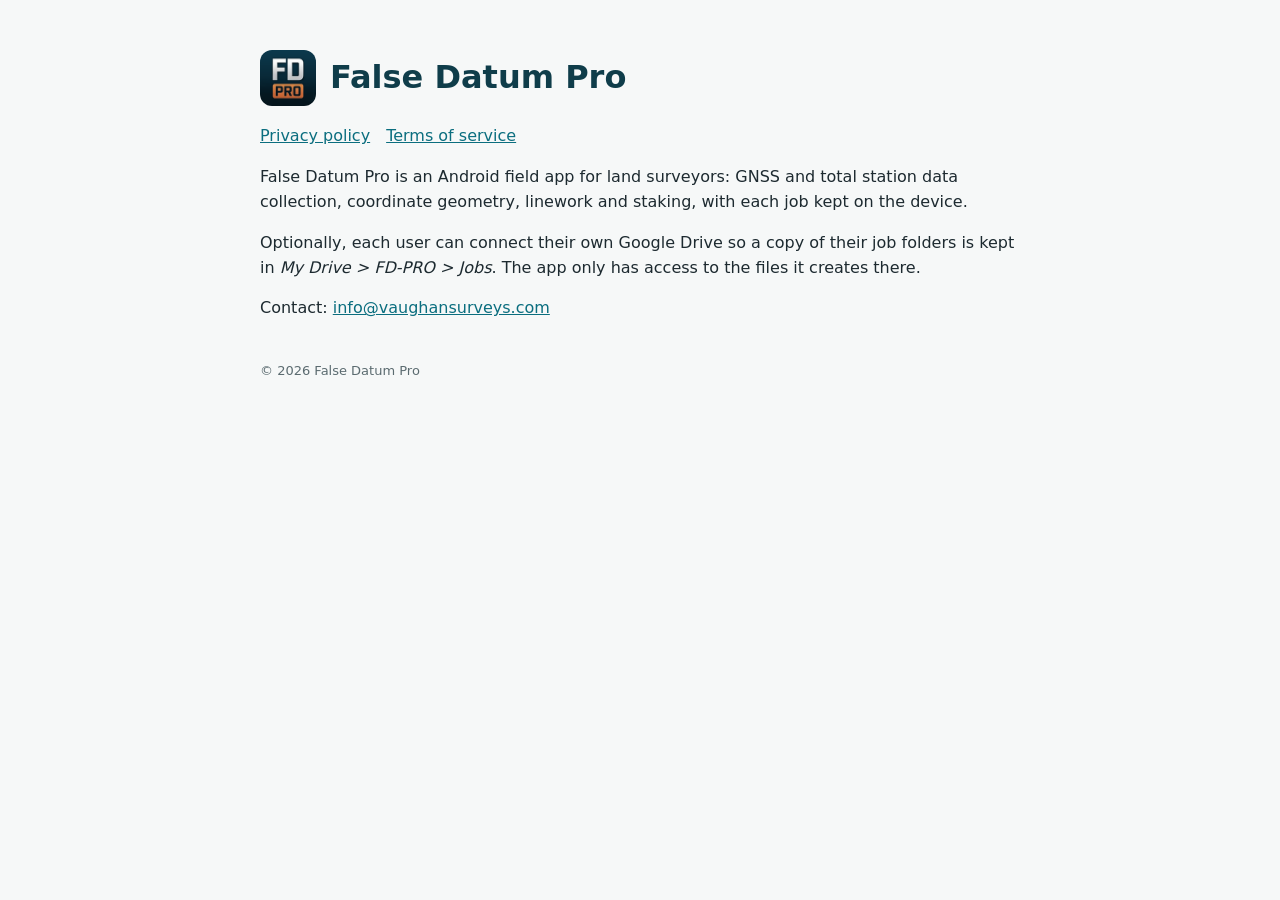
<file: fdpro/index.html>
<!doctype html><html lang="en"><head><meta charset="utf-8"><meta name="viewport" content="width=device-width,initial-scale=1">
<title>False Datum Pro</title><link rel="stylesheet" href="style.css"></head><body>
<header><img src="logo.png" alt="False Datum Pro logo"><h1>False Datum Pro</h1></header>
<nav><a href="privacy.html">Privacy policy</a><a href="terms.html">Terms of service</a></nav>
<p>False Datum Pro is an Android field app for land surveyors: GNSS and total station data collection,
coordinate geometry, linework and staking, with each job kept on the device.</p>
<p>Optionally, each user can connect their own Google Drive so a copy of their job folders is kept in
<em>My Drive &gt; FD-PRO &gt; Jobs</em>. The app only has access to the files it creates there.</p>
<p>Contact: <a href="mailto:info@vaughansurveys.com">info@vaughansurveys.com</a></p>
<footer>&copy; 2026 False Datum Pro</footer></body></html>
</file>
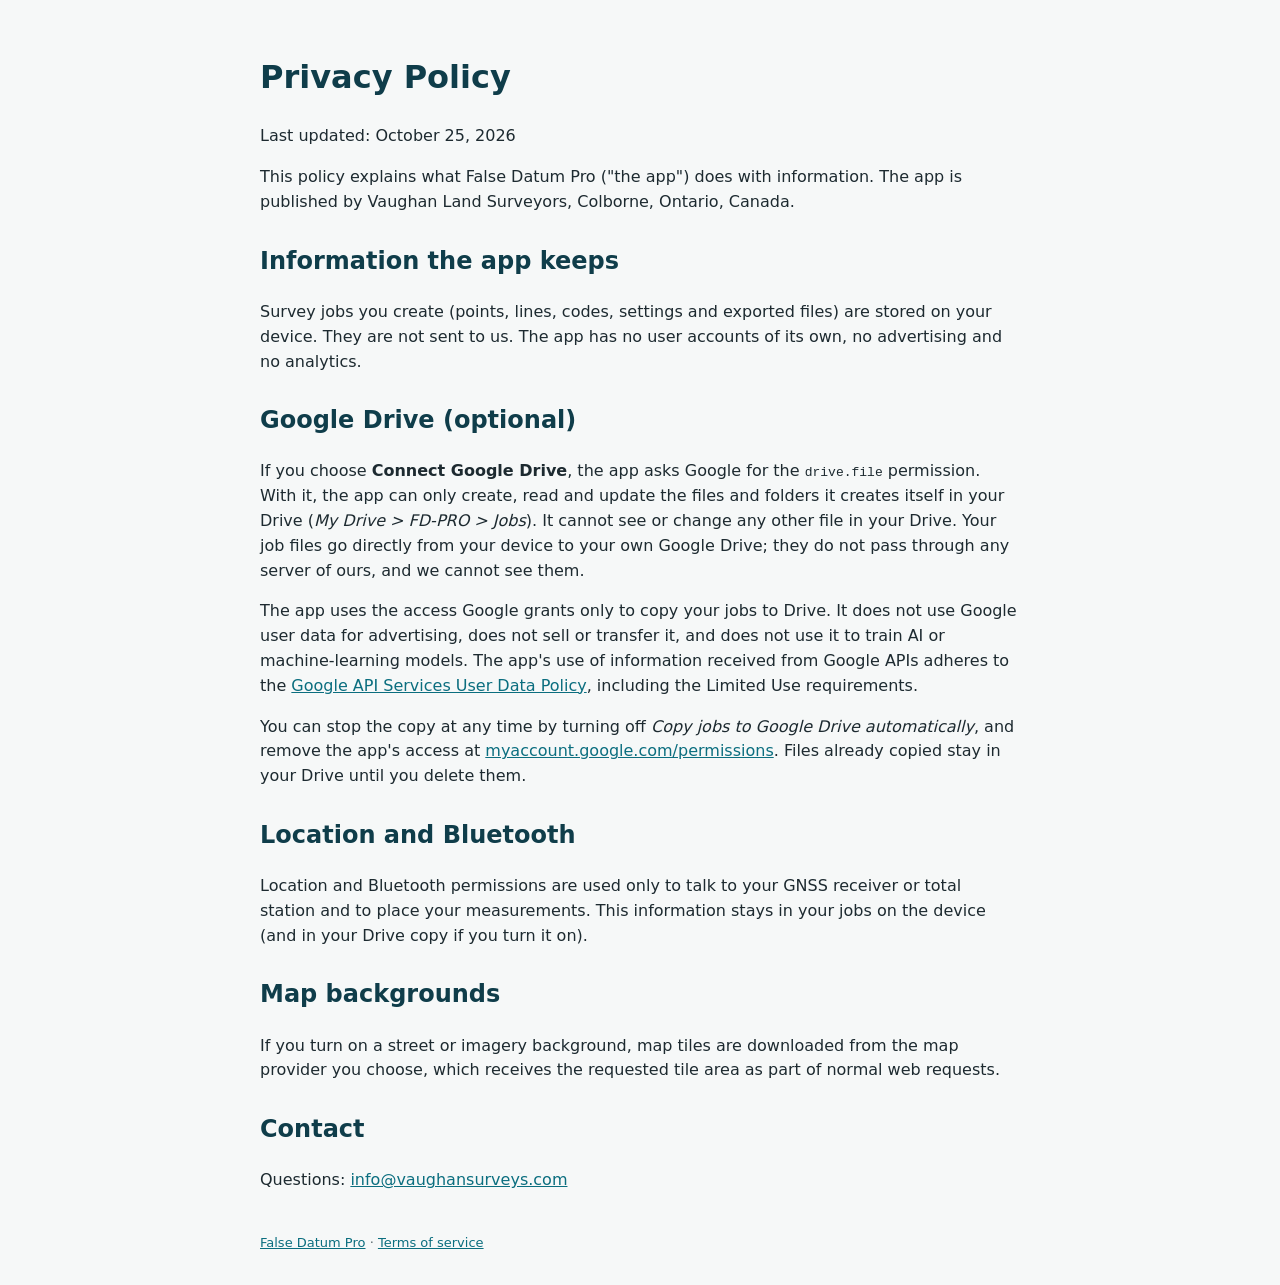
<file: fdpro/privacy.html>
<!doctype html><html lang="en"><head><meta charset="utf-8"><meta name="viewport" content="width=device-width,initial-scale=1">
<title>Privacy Policy - False Datum Pro</title><link rel="stylesheet" href="style.css"></head><body>
<h1>Privacy Policy</h1><p>Last updated: October 25, 2026</p>
<p>This policy explains what False Datum Pro ("the app") does with information. The app is published by
Vaughan Land Surveyors, Colborne, Ontario, Canada.</p>
<h2>Information the app keeps</h2>
<p>Survey jobs you create (points, lines, codes, settings and exported files) are stored on your device.
They are not sent to us. The app has no user accounts of its own, no advertising and no analytics.</p>
<h2>Google Drive (optional)</h2>
<p>If you choose <strong>Connect Google Drive</strong>, the app asks Google for the
<code>drive.file</code> permission. With it, the app can only create, read and update the files and folders
it creates itself in your Drive (<em>My Drive &gt; FD-PRO &gt; Jobs</em>). It cannot see or change any other
file in your Drive. Your job files go directly from your device to your own Google Drive; they do not pass
through any server of ours, and we cannot see them.</p>
<p>The app uses the access Google grants only to copy your jobs to Drive. It does not use Google user data for
advertising, does not sell or transfer it, and does not use it to train AI or machine-learning models. The app's
use of information received from Google APIs adheres to the
<a href="https://developers.google.com/terms/api-services-user-data-policy">Google API Services User Data Policy</a>,
including the Limited Use requirements.</p>
<p>You can stop the copy at any time by turning off <em>Copy jobs to Google Drive automatically</em>, and remove
the app's access at <a href="https://myaccount.google.com/permissions">myaccount.google.com/permissions</a>.
Files already copied stay in your Drive until you delete them.</p>
<h2>Location and Bluetooth</h2>
<p>Location and Bluetooth permissions are used only to talk to your GNSS receiver or total station and to place
your measurements. This information stays in your jobs on the device (and in your Drive copy if you turn it on).</p>
<h2>Map backgrounds</h2>
<p>If you turn on a street or imagery background, map tiles are downloaded from the map provider you choose,
which receives the requested tile area as part of normal web requests.</p>
<h2>Contact</h2>
<p>Questions: <a href="mailto:info@vaughansurveys.com">info@vaughansurveys.com</a></p>
<footer><a href="index.html">False Datum Pro</a> &middot; <a href="terms.html">Terms of service</a></footer>
</body></html>
</file>
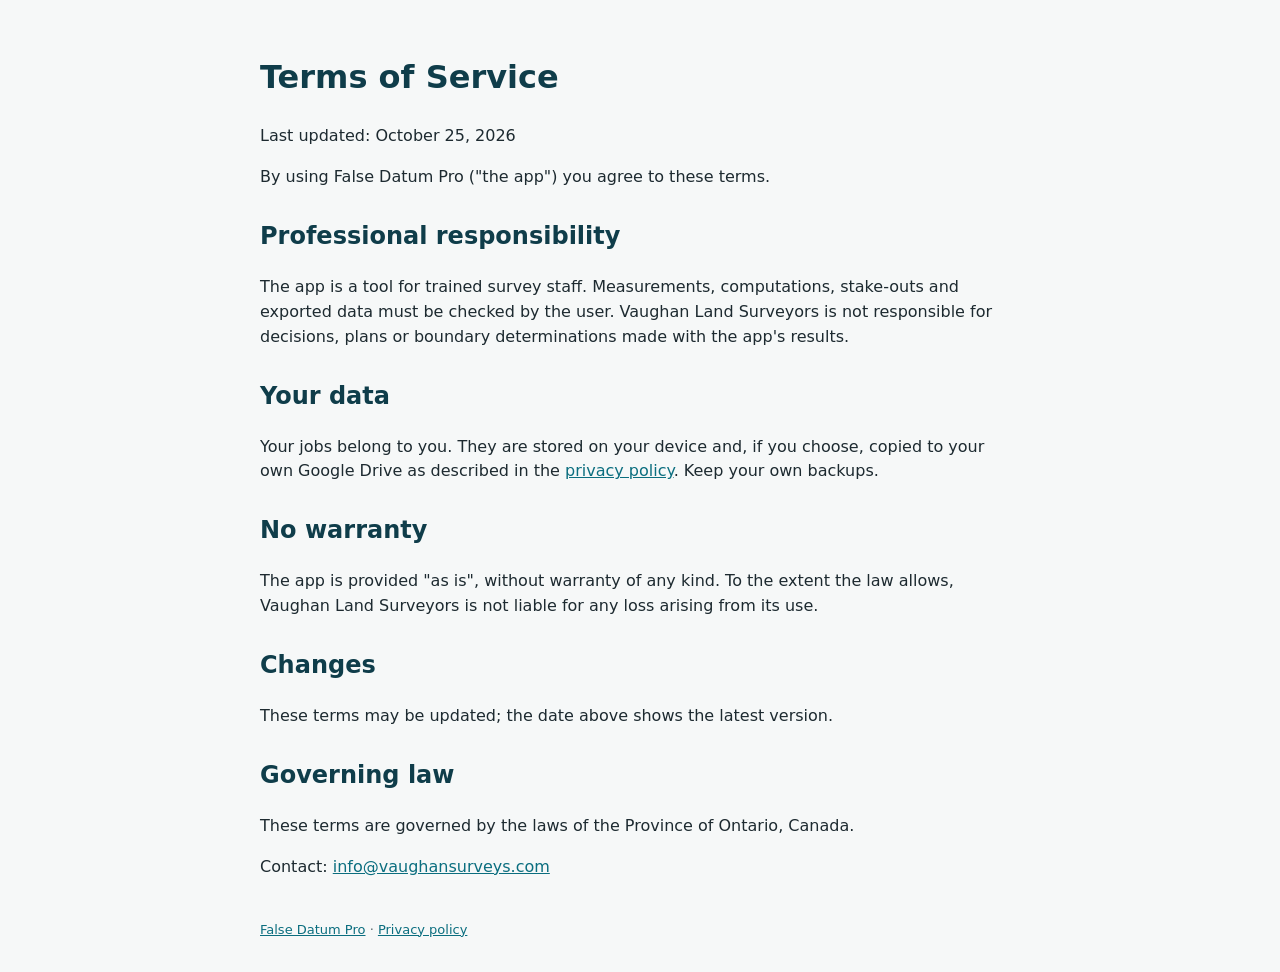
<file: fdpro/terms.html>
<!doctype html><html lang="en"><head><meta charset="utf-8"><meta name="viewport" content="width=device-width,initial-scale=1">
<title>Terms of Service - False Datum Pro</title><link rel="stylesheet" href="style.css"></head><body>
<h1>Terms of Service</h1><p>Last updated: October 25, 2026</p>
<p>By using False Datum Pro ("the app") you agree to these terms.</p>
<h2>Professional responsibility</h2>
<p>The app is a tool for trained survey staff. Measurements, computations, stake-outs and exported data must be
checked by the user. Vaughan Land Surveyors is not responsible for decisions, plans or boundary determinations
made with the app's results.</p>
<h2>Your data</h2>
<p>Your jobs belong to you. They are stored on your device and, if you choose, copied to your own Google Drive as
described in the <a href="privacy.html">privacy policy</a>. Keep your own backups.</p>
<h2>No warranty</h2>
<p>The app is provided "as is", without warranty of any kind. To the extent the law allows, Vaughan Land Surveyors
is not liable for any loss arising from its use.</p>
<h2>Changes</h2>
<p>These terms may be updated; the date above shows the latest version.</p>
<h2>Governing law</h2><p>These terms are governed by the laws of the Province of Ontario, Canada.</p>
<p>Contact: <a href="mailto:info@vaughansurveys.com">info@vaughansurveys.com</a></p>
<footer><a href="index.html">False Datum Pro</a> &middot; <a href="privacy.html">Privacy policy</a></footer>
</body></html>
</file>
<file: fdpro/style.css>
body{font-family:system-ui,-apple-system,Segoe UI,Roboto,sans-serif;max-width:760px;margin:0 auto;padding:32px 16px;line-height:1.55;color:#1d2a30;background:#f6f8f8}
h1{color:#0f3d4a}h2{color:#0f3d4a;margin-top:28px}a{color:#0b6e7f}
header{display:flex;align-items:center;gap:14px}header img{width:56px;height:56px;border-radius:12px}
nav a{margin-right:16px}footer{margin-top:40px;font-size:13px;color:#5b6b70}
@media (prefers-color-scheme:dark){body{background:#12191c;color:#dfe7ea}h1,h2{color:#7fd3df}a{color:#7fd3df}footer{color:#94a5aa}}
</file>
